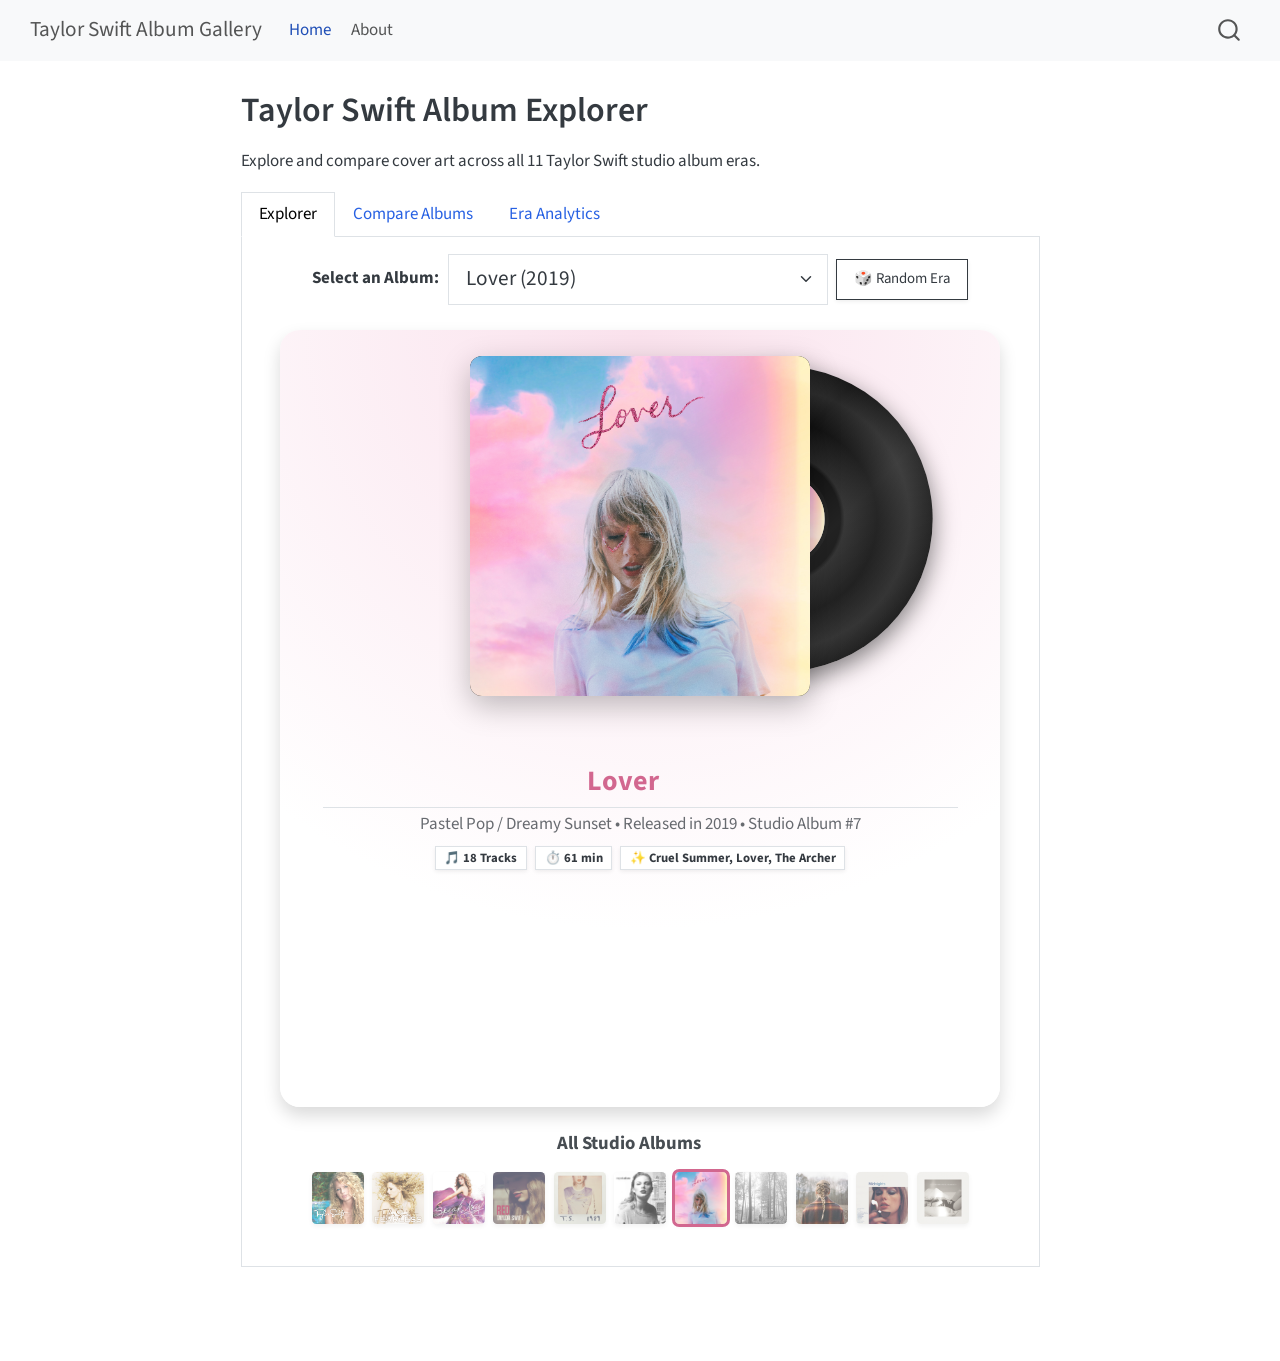
<file: index.html>
<!DOCTYPE html>
<html xmlns="http://www.w3.org/1999/xhtml" lang="en" xml:lang="en"><head>

<meta charset="utf-8">
<meta name="generator" content="quarto-1.10.18">

<meta name="viewport" content="width=device-width, initial-scale=1.0, user-scalable=yes">


<title>Taylor Swift Album Explorer – Taylor Swift Album Gallery</title>
<style>
/* Default styles provided by pandoc.
** See https://pandoc.org/MANUAL.html#variables-for-html for config info.
*/
span.smallcaps{font-variant: small-caps;}
div.columns{display: flex; gap: 1.5em;}
div.column{flex: auto;}
@media screen {
div.columns{gap: min(4vw, 1.5em);}
div.column{overflow-x: auto;}
}
div.hanging-indent{margin-left: 1.5em; text-indent: -1.5em;}
ul.task-list{list-style: none;}
ul.task-list li input[type="checkbox"] {
  width: 0.8em;
  margin: 0 0.8em 0.2em -1em; /* quarto-specific, see https://github.com/quarto-dev/quarto-cli/issues/4556 */ 
  vertical-align: middle;
}
</style>


<script src="site_libs/quarto-nav/quarto-nav.js"></script>
<script src="site_libs/quarto-nav/headroom.min.js"></script>
<script src="site_libs/clipboard/clipboard.min.js"></script>
<script src="site_libs/quarto-search/autocomplete.umd.js"></script>
<script src="site_libs/quarto-search/fuse.min.js"></script>
<script src="site_libs/quarto-search/quarto-search.js"></script>
<meta name="quarto:offset" content="./">
<script src="site_libs/quarto-html/quarto.js" type="module"></script>
<script src="site_libs/quarto-html/tabsets/tabsets.js" type="module"></script>
<script src="site_libs/quarto-html/popper.min.js"></script>
<script src="site_libs/quarto-html/tippy.umd.min.js"></script>
<script src="site_libs/quarto-html/anchor.min.js"></script>
<link href="site_libs/quarto-html/tippy.css" rel="stylesheet">
<link href="site_libs/quarto-html/quarto-syntax-highlighting-64a204ab8560d761af7679ceaba22944.css" rel="stylesheet" id="quarto-text-highlighting-styles">
<script src="site_libs/bootstrap/bootstrap.min.js"></script>
<link href="site_libs/bootstrap/bootstrap-icons.css" rel="stylesheet">
<link href="site_libs/bootstrap/bootstrap-3eaf8885052e939fbbbe2bfb513fc417.min.css" rel="stylesheet" append-hash="true" id="quarto-bootstrap" data-mode="light">
<script id="quarto-search-options" type="application/json">{
  "location": "navbar",
  "copy-button": false,
  "collapse-after": 3,
  "panel-placement": "end",
  "type": "overlay",
  "limit": 50,
  "keyboard-shortcut": [
    "f",
    "/",
    "s"
  ],
  "show-item-context": false,
  "language": {
    "search-no-results-text": "No results",
    "search-matching-documents-text": "matching documents",
    "search-copy-link-title": "Copy link to search",
    "search-hide-matches-text": "Hide additional matches",
    "search-more-match-text": "more match in this document",
    "search-more-matches-text": "more matches in this document",
    "search-clear-button-title": "Clear",
    "search-text-placeholder": "",
    "search-detached-cancel-button-title": "Cancel",
    "search-submit-button-title": "Submit",
    "search-label": "Search"
  }
}</script>
<link href="site_libs/htmltools-fill-0.5.9/fill.css" rel="stylesheet">
<script src="site_libs/htmlwidgets-1.6.4/htmlwidgets.js"></script>
<script src="site_libs/plotly-binding-4.12.1/plotly.js"></script>
<script src="site_libs/typedarray-0.1/typedarray.min.js"></script>
<script src="site_libs/jquery-3.5.1/jquery.min.js"></script>
<link href="site_libs/crosstalk-1.2.2/css/crosstalk.min.css" rel="stylesheet">
<script src="site_libs/crosstalk-1.2.2/js/crosstalk.min.js"></script>
<link href="site_libs/plotly-htmlwidgets-css-2.25.2/plotly-htmlwidgets.css" rel="stylesheet">
<script src="site_libs/plotly-main-2.25.2/plotly-latest.min.js"></script>


<link rel="stylesheet" href="styles.css">
</head>

<body class="nav-fixed fullcontent quarto-light">

<div id="quarto-search-results"></div>
  <header id="quarto-header" class="headroom fixed-top">
    <nav class="navbar navbar-expand-lg " data-bs-theme="dark">
      <div class="navbar-container container-fluid">
      <div class="navbar-brand-container mx-auto">
    <a class="navbar-brand" href="./index.html">
    <span class="navbar-title">Taylor Swift Album Gallery</span>
    </a>
  </div>
            <div id="quarto-search" class="" title="Search"></div>
          <button class="navbar-toggler" type="button" data-bs-toggle="collapse" data-bs-target="#navbarCollapse" aria-controls="navbarCollapse" role="menu" aria-expanded="false" aria-label="Toggle navigation" onclick="if (window.quartoToggleHeadroom) { window.quartoToggleHeadroom(); }">
  <span class="navbar-toggler-icon"></span>
</button>
          <div class="collapse navbar-collapse" id="navbarCollapse">
            <ul class="navbar-nav navbar-nav-scroll me-auto">
  <li class="nav-item">
    <a class="nav-link active" href="./index.html" aria-current="page"> 
<span class="menu-text">Home</span></a>
  </li>  
  <li class="nav-item">
    <a class="nav-link" href="./about.html"> 
<span class="menu-text">About</span></a>
  </li>  
</ul>
          </div> <!-- /navcollapse -->
            <div class="quarto-navbar-tools">
</div>
      </div> <!-- /container-fluid -->
    </nav>
</header>
<!-- content -->
<div id="quarto-content" class="quarto-container page-columns page-rows-contents page-layout-article page-navbar">
<!-- sidebar -->
<!-- margin-sidebar -->
    
<!-- main -->
<main class="content" id="quarto-document-content">

<header id="title-block-header" class="quarto-title-block default">
<div class="quarto-title">
<h1 class="title">Taylor Swift Album Explorer</h1>
</div>



<div class="quarto-title-meta">

    
  
    
  </div>
  


</header>


<p>Explore and compare cover art across all 11 Taylor Swift studio album eras.</p>
<div class="tabset-margin-container"></div><div class="panel-tabset">
<ul class="nav nav-tabs" role="tablist"><li class="nav-item" role="presentation"><a class="nav-link active" id="tabset-1-1-tab" data-bs-toggle="tab" data-bs-target="#tabset-1-1" role="tab" aria-controls="tabset-1-1" aria-selected="true" href="">Explorer</a></li><li class="nav-item" role="presentation"><a class="nav-link" id="tabset-1-2-tab" data-bs-toggle="tab" data-bs-target="#tabset-1-2" role="tab" aria-controls="tabset-1-2" aria-selected="false" href="">Compare Albums</a></li><li class="nav-item" role="presentation"><a class="nav-link" id="tabset-1-3-tab" data-bs-toggle="tab" data-bs-target="#tabset-1-3" role="tab" aria-controls="tabset-1-3" aria-selected="false" href="">Era Analytics</a></li></ul>
<div class="tab-content">
<div id="tabset-1-1" class="tab-pane active" role="tabpanel" aria-labelledby="tabset-1-1-tab">
<div class="album-explorer" style="max-width: 720px; margin: 0 auto; text-align: center;">
<div class="mb-4 d-flex justify-content-center align-items-center gap-2 flex-wrap">
  <label for="album-select" class="form-label fw-bold mb-0">Select an Album:</label>
  <select id="album-select" class="form-select form-select-lg" style="max-width: 380px;">
    <option value="0">Taylor Swift (2006)</option>
    <option value="1">Fearless (2008)</option>
    <option value="2">Speak Now (2010)</option>
    <option value="3">Red (2012)</option>
    <option value="4">1989 (2014)</option>
    <option value="5">reputation (2017)</option>
    <option value="6" selected="">Lover (2019)</option>
    <option value="7">folklore (2020)</option>
    <option value="8">evermore (2020)</option>
    <option value="9">Midnights (2022)</option>
    <option value="10">The Tortured Poets Department (2024)</option>
  </select>
  <button id="btn-random" class="btn btn-outline-dark btn-sm px-3 py-2 shadow-sm" title="Pick a random era">🎲 Random Era</button>
</div>

<div id="card-container" class="card shadow border-0 mb-4 p-4 album-card-container">
  <div class="d-flex justify-content-center mb-3">
    <div class="vinyl-wrapper" id="vinyl-wrap">
      <div class="vinyl-record" id="vinyl-disc">
        <div class="vinyl-label">
          <img id="vinyl-label-img" src="data/07_lover.jpg" alt="Vinyl Label">
        </div>
      </div>
      <img id="album-cover" src="data/07_lover.jpg" alt="Album Cover" class="album-sleeve img-fluid" style="max-height: 340px; max-width: 340px; object-fit: contain;">
    </div>
  </div>
  
  <div class="card-body text-center">
    <div id="aoty-badge" class="mb-2"></div>
    <h2 id="album-title" class="card-title fw-bold mb-1 anchored">Lover</h2>
    <p id="album-meta" class="text-muted mb-2">Released in 2019 • Album #7</p>
    <div id="era-stats" class="d-flex flex-wrap justify-content-center gap-2 mb-3"></div>
    
    <!-- Live Spotify Audio Player -->
    <div class="mt-3" style="max-width: 480px; margin: 0 auto;">
      <iframe id="spotify-player" style="border-radius:12px; width: 100%; height: 152px;" src="https://open.spotify.com/embed/album/1NAmidJlEaVgA3MpcGiga5?utm_source=generator&amp;theme=0" frameborder="0" allowfullscreen="" allow="autoplay; clipboard-write; encrypted-media; fullscreen; picture-in-picture" loading="lazy"></iframe>
    </div>
  </div>
</div>

<h5 class="fw-bold mb-3 anchored">All Studio Albums</h5>
<div id="thumb-grid" class="d-flex flex-wrap justify-content-center gap-2 mb-4"></div>
</div>
</div>
<div id="tabset-1-2" class="tab-pane" role="tabpanel" aria-labelledby="tabset-1-2-tab">
<p>Compare the visual styles, color palettes, and eras of any two albums side-by-side.</p>
<div class="row text-center mt-3 g-4">
  <div class="col-md-6">
    <div class="card shadow-sm border-0 p-3 bg-light h-100" style="border-radius: 16px;">
      <label for="compare-left" class="form-label fw-bold">Album A:</label>
      <select id="compare-left" class="form-select mb-3"></select>
      <div class="d-flex justify-content-center mb-3" style="min-height: 320px; align-items: center;">
        <img id="img-left" class="img-fluid rounded shadow" style="max-height: 300px; object-fit: contain;">
      </div>
      <h4 id="title-left" class="fw-bold anchored"></h4>
      <p id="meta-left" class="text-muted mb-0"></p>
    </div>
  </div>
  
  <div class="col-md-6">
    <div class="card shadow-sm border-0 p-3 bg-light h-100" style="border-radius: 16px;">
      <label for="compare-right" class="form-label fw-bold">Album B:</label>
      <select id="compare-right" class="form-select mb-3"></select>
      <div class="d-flex justify-content-center mb-3" style="min-height: 320px; align-items: center;">
        <img id="img-right" class="img-fluid rounded shadow" style="max-height: 300px; object-fit: contain;">
      </div>
      <h4 id="title-right" class="fw-bold anchored"></h4>
      <p id="meta-right" class="text-muted mb-0"></p>
    </div>
  </div>
</div>

<script>
const albums = [
  { 
    title: "Taylor Swift", year: 2006, file: "data/01_taylor_swift.jpg", num: 1, 
    vibe: "Country / Debut", color: "#2b534b",
    bg: "radial-gradient(circle at top, rgba(43,83,75,0.2) 0%, rgba(255,255,255,0.9) 70%)",
    glow: "0 15px 35px rgba(43,83,75,0.3)",
    tracks: 14, runtime: "53 min", aoty: false,
    spotify: "7mzrGJOP4LcmscgcqVpFFe",
    highlights: "Tim McGraw, Teardrops on My Guitar"
  },
  { 
    title: "Fearless", year: 2008, file: "data/02_fearless.jpg", num: 2, 
    vibe: "Country Pop / Golden Glow", color: "#c6922e",
    bg: "radial-gradient(circle at top, rgba(198,146,46,0.22) 0%, rgba(255,255,255,0.9) 70%)",
    glow: "0 15px 35px rgba(198,146,46,0.35)",
    tracks: 13, runtime: "53 min", aoty: true,
    spotify: "4hDok0OAJd579HG7Db0vR1",
    highlights: "Love Story, You Belong With Me"
  },
  { 
    title: "Speak Now", year: 2010, file: "data/03_speak_now.jpg", num: 3, 
    vibe: "Country Rock / Fairytale Purple", color: "#743a6d",
    bg: "radial-gradient(circle at top, rgba(116,58,109,0.2) 0%, rgba(255,255,255,0.9) 70%)",
    glow: "0 15px 35px rgba(116,58,109,0.3)",
    tracks: 14, runtime: "67 min", aoty: false,
    spotify: "5AEDGbliTTfjOB8WBixt4v",
    highlights: "Mine, Back to December, Enchanted"
  },
  { 
    title: "Red", year: 2012, file: "data/04_red.jpg", num: 4, 
    vibe: "Pop & Heartbreak / Crimson", color: "#8b1e2c",
    bg: "radial-gradient(circle at top, rgba(139,30,44,0.2) 0%, rgba(255,255,255,0.9) 70%)",
    glow: "0 15px 35px rgba(139,30,44,0.35)",
    tracks: 16, runtime: "65 min", aoty: false,
    spotify: "6kZDo2Bmxvf6je80qaDYQZ",
    highlights: "All Too Well, I Knew You Were Trouble"
  },
  { 
    title: "1989", year: 2014, file: "data/05_1989.jpg", num: 5, 
    vibe: "80s Synth-pop / Polaroid Sky", color: "#3d799f",
    bg: "radial-gradient(circle at top, rgba(61,121,159,0.22) 0%, rgba(255,255,255,0.9) 70%)",
    glow: "0 15px 35px rgba(61,121,159,0.35)",
    tracks: 13, runtime: "48 min", aoty: true,
    spotify: "64LU4c1nfjz19WqaKaKyYU",
    highlights: "Blank Space, Style, Shake It Off"
  },
  { 
    title: "reputation", year: 2017, file: "data/06_reputation.jpg", num: 6, 
    vibe: "Electropop / Monochrome Gothic", color: "#1f1f1f",
    bg: "radial-gradient(circle at top, rgba(31,31,31,0.25) 0%, rgba(255,255,255,0.9) 70%)",
    glow: "0 15px 35px rgba(0,0,0,0.45)",
    tracks: 15, runtime: "55 min", aoty: false,
    spotify: "6AYBbNvdHSvCg9gq1kHwD3",
    highlights: "Delicate, Look What You Made Me Do"
  },
  { 
    title: "Lover", year: 2019, file: "data/07_lover.jpg", num: 7, 
    vibe: "Pastel Pop / Dreamy Sunset", color: "#d2678f",
    bg: "radial-gradient(circle at top, rgba(235,137,181,0.25) 0%, rgba(255,255,255,0.9) 70%)",
    glow: "0 15px 35px rgba(210,103,143,0.35)",
    tracks: 18, runtime: "61 min", aoty: false,
    spotify: "1NAmidJlEaVgA3MpcGiga5",
    highlights: "Cruel Summer, Lover, The Archer"
  },
  { 
    title: "folklore", year: 2020, file: "data/08_folklore.jpg", num: 8, 
    vibe: "Indie Folk / Misty Woodland", color: "#505450",
    bg: "radial-gradient(circle at top, rgba(80,84,80,0.22) 0%, rgba(255,255,255,0.9) 70%)",
    glow: "0 15px 35px rgba(80,84,80,0.35)",
    tracks: 16, runtime: "63 min", aoty: true,
    spotify: "2fenSS6SVk5IP4ZGFUp9wY",
    highlights: "cardigan, august, exile"
  },
  { 
    title: "evermore", year: 2020, file: "data/09_evermore.jpg", num: 9, 
    vibe: "Alternative / Winter Plaid", color: "#784b2c",
    bg: "radial-gradient(circle at top, rgba(120,75,44,0.22) 0%, rgba(255,255,255,0.9) 70%)",
    glow: "0 15px 35px rgba(120,75,44,0.35)",
    tracks: 15, runtime: "60 min", aoty: false,
    spotify: "2Xoteh7FGyzTIewZe2Pj4f",
    highlights: "willow, champagne problems, gold rush"
  },
  { 
    title: "Midnights", year: 2022, file: "data/10_midnights.jpg", num: 10, 
    vibe: "Late-night Pop / Vintage Haze", color: "#283759",
    bg: "radial-gradient(circle at top, rgba(40,55,89,0.25) 0%, rgba(255,255,255,0.9) 70%)",
    glow: "0 15px 35px rgba(40,55,89,0.4)",
    tracks: 13, runtime: "44 min", aoty: true,
    spotify: "151w1FgRZfnKZA9FEcg9Z3",
    highlights: "Anti-Hero, Karma, Lavender Haze"
  },
  { 
    title: "The Tortured Poets Department", year: 2024, file: "data/11_the_tortured_poets_department.jpg", num: 11, 
    vibe: "Literary Pop / Sepia & Shadows", color: "#544e45",
    bg: "radial-gradient(circle at top, rgba(84,78,69,0.22) 0%, rgba(255,255,255,0.9) 70%)",
    glow: "0 15px 35px rgba(84,78,69,0.35)",
    tracks: 16, runtime: "65 min", aoty: false,
    spotify: "1Mo4aZ8pdj6k1crs5vdEv0",
    highlights: "Fortnight, I Can Do It With a Broken Heart"
  }
];

// Explorer Elements
const select = document.getElementById("album-select");
const cover = document.getElementById("album-cover");
const title = document.getElementById("album-title");
const meta = document.getElementById("album-meta");
const grid = document.getElementById("thumb-grid");
const vinylLabel = document.getElementById("vinyl-label-img");
const cardContainer = document.getElementById("card-container");
const aotyBadge = document.getElementById("aoty-badge");
const eraStats = document.getElementById("era-stats");
const spotifyPlayer = document.getElementById("spotify-player");
const vinylWrap = document.getElementById("vinyl-wrap");

function showAlbum(index) {
  const a = albums[index];
  cover.src = a.file;
  cover.alt = a.title + " Album Cover";
  vinylLabel.src = a.file;
  title.textContent = a.title;
  title.style.color = a.color;
  meta.textContent = `${a.vibe} • Released in ${a.year} • Studio Album #${a.num}`;
  select.value = index;
  
  // Ambient glow & background styling
  cardContainer.style.background = a.bg;
  cardContainer.style.boxShadow = a.glow;
  
  // AOTY Grammy Badge
  if (a.aoty) {
    aotyBadge.innerHTML = `<span class="badge rounded-pill px-3 py-2 text-white" style="background-color: ${a.color}; font-size: 0.85rem;">🏆 Grammy Album of the Year Winner</span>`;
  } else {
    aotyBadge.innerHTML = "";
  }
  
  // Era Stats Badges
  eraStats.innerHTML = `
    <span class="badge bg-white text-dark border shadow-sm">🎵 ${a.tracks} Tracks</span>
    <span class="badge bg-white text-dark border shadow-sm">⏱️ ${a.runtime}</span>
    <span class="badge bg-white text-dark border shadow-sm">✨ ${a.highlights}</span>
  `;
  
  // Live Spotify Player
  spotifyPlayer.src = `https://open.spotify.com/embed/album/${a.spotify}?utm_source=generator&theme=0`;
  
  // Activate vinyl spin animation
  vinylWrap.classList.remove("is-playing");
  void vinylWrap.offsetWidth; // trigger reflow
  vinylWrap.classList.add("is-playing");
  
  // Thumbnails outline
  document.querySelectorAll(".thumb-btn").forEach((btn, i) => {
    btn.style.outline = (i == index) ? `3px solid ${a.color}` : "none";
    btn.style.opacity = (i == index) ? "1" : "0.65";
  });
}

// Build Thumbnail Navigation
albums.forEach((a, index) => {
  const img = document.createElement("img");
  img.src = a.file;
  img.alt = a.title;
  img.title = `${a.title} (${a.year})`;
  img.className = "thumb-btn rounded shadow-sm";
  img.style = "width: 52px; height: 52px; object-fit: cover; cursor: pointer; transition: all 0.2s ease;";
  img.onclick = () => showAlbum(index);
  img.onmouseover = () => { if (select.value != index) img.style.opacity = "1"; };
  img.onmouseout = () => { if (select.value != index) img.style.opacity = "0.65"; };
  grid.appendChild(img);
});

select.addEventListener("change", (e) => {
  showAlbum(parseInt(e.target.value));
});

// Comparison Logic
const selLeft = document.getElementById("compare-left");
const selRight = document.getElementById("compare-right");
const imgLeft = document.getElementById("img-left");
const imgRight = document.getElementById("img-right");
const titleLeft = document.getElementById("title-left");
const titleRight = document.getElementById("title-right");
const metaLeft = document.getElementById("meta-left");
const metaRight = document.getElementById("meta-right");

albums.forEach((a, index) => {
  const optL = new Option(`${a.title} (${a.year})`, index);
  const optR = new Option(`${a.title} (${a.year})`, index);
  selLeft.add(optL);
  selRight.add(optR);
});

function updateCompare(side, index) {
  const a = albums[index];
  if (side === "left") {
    imgLeft.src = a.file;
    titleLeft.textContent = a.title;
    titleLeft.style.color = a.color;
    metaLeft.innerHTML = `<strong>${a.vibe}</strong><br>${a.year} • ${a.tracks} tracks • ${a.runtime}<br><small class="text-muted">${a.highlights}</small>`;
  } else {
    imgRight.src = a.file;
    titleRight.textContent = a.title;
    titleRight.style.color = a.color;
    metaRight.innerHTML = `<strong>${a.vibe}</strong><br>${a.year} • ${a.tracks} tracks • ${a.runtime}<br><small class="text-muted">${a.highlights}</small>`;
  }
}

selLeft.addEventListener("change", (e) => updateCompare("left", parseInt(e.target.value)));
selRight.addEventListener("change", (e) => updateCompare("right", parseInt(e.target.value)));

// Random Era Handler
const btnRandom = document.getElementById("btn-random");
if (btnRandom) {
  btnRandom.addEventListener("click", () => {
    const current = parseInt(select.value);
    let next;
    do {
      next = Math.floor(Math.random() * albums.length);
    } while (next === current);
    showAlbum(next);
  });
}

// Initialize with Lover
showAlbum(6);
selLeft.value = 5; // reputation
updateCompare("left", 5);
selRight.value = 6; // Lover
updateCompare("right", 6);
</script>
</div>
<div id="tabset-1-3" class="tab-pane" role="tabpanel" aria-labelledby="tabset-1-3-tab">
<p>Explore how album runtime and track counts have evolved across Taylor Swift’s career, highlighted by Grammy Album of the Year victories. Hover over any point to inspect that era’s details.</p>
<div class="cell">
<div class="cell-output-display">
<div class="plotly html-widget html-fill-item" id="htmlwidget-40215051dfbd8fe4f37e" style="width:100%;height:464px;"></div>
<script type="application/json" data-for="htmlwidget-40215051dfbd8fe4f37e">{"x":{"data":[{"x":[2014],"y":[48],"text":"<b>1989<\/b> (2014)<br>Runtime: 48 mins<br>Tracks: 13<br>Grammy AOTY: Yes (2016)","type":"scatter","mode":"markers","marker":{"autocolorscale":false,"color":"rgba(61,121,159,1)","opacity":0.84999999999999998,"size":18.897637795275593,"symbol":"circle","line":{"width":1.8897637795275593,"color":"rgba(61,121,159,1)"}},"hoveron":"points","name":"1989","legendgroup":"1989","showlegend":true,"xaxis":"x","yaxis":"y","hoverinfo":"text","frame":null},{"x":[2020],"y":[60],"text":"<b>evermore<\/b> (2020)<br>Runtime: 60 mins<br>Tracks: 15<br>Grammy AOTY: No","type":"scatter","mode":"markers","marker":{"autocolorscale":false,"color":"rgba(120,75,44,1)","opacity":0.84999999999999998,"size":38.02070270086076,"symbol":"circle","line":{"width":1.8897637795275593,"color":"rgba(120,75,44,1)"}},"hoveron":"points","name":"evermore","legendgroup":"evermore","showlegend":true,"xaxis":"x","yaxis":"y","hoverinfo":"text","frame":null},{"x":[2008],"y":[53],"text":"<b>Fearless<\/b> (2008)<br>Runtime: 53 mins<br>Tracks: 13<br>Grammy AOTY: Yes (2010)","type":"scatter","mode":"markers","marker":{"autocolorscale":false,"color":"rgba(198,146,46,1)","opacity":0.84999999999999998,"size":18.897637795275593,"symbol":"circle","line":{"width":1.8897637795275593,"color":"rgba(198,146,46,1)"}},"hoveron":"points","name":"Fearless","legendgroup":"Fearless","showlegend":true,"xaxis":"x","yaxis":"y","hoverinfo":"text","frame":null},{"x":[2020],"y":[63],"text":"<b>folklore<\/b> (2020)<br>Runtime: 63 mins<br>Tracks: 16<br>Grammy AOTY: Yes (2021)","type":"scatter","mode":"markers","marker":{"autocolorscale":false,"color":"rgba(80,84,80,1)","opacity":0.84999999999999998,"size":42.318513463679501,"symbol":"circle","line":{"width":1.8897637795275593,"color":"rgba(80,84,80,1)"}},"hoveron":"points","name":"folklore","legendgroup":"folklore","showlegend":true,"xaxis":"x","yaxis":"y","hoverinfo":"text","frame":null},{"x":[2019],"y":[61],"text":"<b>Lover<\/b> (2019)<br>Runtime: 61 mins<br>Tracks: 18<br>Grammy AOTY: No","type":"scatter","mode":"markers","marker":{"autocolorscale":false,"color":"rgba(210,103,143,1)","opacity":0.84999999999999998,"size":49.133858267716541,"symbol":"circle","line":{"width":1.8897637795275593,"color":"rgba(210,103,143,1)"}},"hoveron":"points","name":"Lover","legendgroup":"Lover","showlegend":true,"xaxis":"x","yaxis":"y","hoverinfo":"text","frame":null},{"x":[2022],"y":[44],"text":"<b>Midnights<\/b> (2022)<br>Runtime: 44 mins<br>Tracks: 13<br>Grammy AOTY: Yes (2024)","type":"scatter","mode":"markers","marker":{"autocolorscale":false,"color":"rgba(40,55,89,1)","opacity":0.84999999999999998,"size":18.897637795275593,"symbol":"circle","line":{"width":1.8897637795275593,"color":"rgba(40,55,89,1)"}},"hoveron":"points","name":"Midnights","legendgroup":"Midnights","showlegend":true,"xaxis":"x","yaxis":"y","hoverinfo":"text","frame":null},{"x":[2012],"y":[65],"text":"<b>Red<\/b> (2012)<br>Runtime: 65 mins<br>Tracks: 16<br>Grammy AOTY: No","type":"scatter","mode":"markers","marker":{"autocolorscale":false,"color":"rgba(139,30,44,1)","opacity":0.84999999999999998,"size":42.318513463679501,"symbol":"circle","line":{"width":1.8897637795275593,"color":"rgba(139,30,44,1)"}},"hoveron":"points","name":"Red","legendgroup":"Red","showlegend":true,"xaxis":"x","yaxis":"y","hoverinfo":"text","frame":null},{"x":[2017],"y":[55],"text":"<b>reputation<\/b> (2017)<br>Runtime: 55 mins<br>Tracks: 15<br>Grammy AOTY: No","type":"scatter","mode":"markers","marker":{"autocolorscale":false,"color":"rgba(31,31,31,1)","opacity":0.84999999999999998,"size":38.02070270086076,"symbol":"circle","line":{"width":1.8897637795275593,"color":"rgba(31,31,31,1)"}},"hoveron":"points","name":"reputation","legendgroup":"reputation","showlegend":true,"xaxis":"x","yaxis":"y","hoverinfo":"text","frame":null},{"x":[2010],"y":[67],"text":"<b>Speak Now<\/b> (2010)<br>Runtime: 67 mins<br>Tracks: 14<br>Grammy AOTY: No","type":"scatter","mode":"markers","marker":{"autocolorscale":false,"color":"rgba(116,58,109,1)","opacity":0.84999999999999998,"size":32.419686667085344,"symbol":"circle","line":{"width":1.8897637795275593,"color":"rgba(116,58,109,1)"}},"hoveron":"points","name":"Speak Now","legendgroup":"Speak Now","showlegend":true,"xaxis":"x","yaxis":"y","hoverinfo":"text","frame":null},{"x":[2006],"y":[53],"text":"<b>Taylor Swift<\/b> (2006)<br>Runtime: 53 mins<br>Tracks: 14<br>Grammy AOTY: No","type":"scatter","mode":"markers","marker":{"autocolorscale":false,"color":"rgba(43,83,75,1)","opacity":0.84999999999999998,"size":32.419686667085344,"symbol":"circle","line":{"width":1.8897637795275593,"color":"rgba(43,83,75,1)"}},"hoveron":"points","name":"Taylor Swift","legendgroup":"Taylor Swift","showlegend":true,"xaxis":"x","yaxis":"y","hoverinfo":"text","frame":null},{"x":[2024],"y":[65],"text":"<b>The Tortured Poets Department<\/b> (2024)<br>Runtime: 65 mins<br>Tracks: 16<br>Grammy AOTY: No","type":"scatter","mode":"markers","marker":{"autocolorscale":false,"color":"rgba(84,78,69,1)","opacity":0.84999999999999998,"size":42.318513463679501,"symbol":"circle","line":{"width":1.8897637795275593,"color":"rgba(84,78,69,1)"}},"hoveron":"points","name":"The Tortured Poets Department","legendgroup":"The Tortured Poets Department","showlegend":true,"xaxis":"x","yaxis":"y","hoverinfo":"text","frame":null}],"layout":{"margin":{"t":43.098381070983812,"r":7.9701120797011216,"b":40.647571606475722,"l":40.647571606475722},"paper_bgcolor":"rgba(255,255,255,1)","font":{"color":"rgba(0,0,0,1)","family":"","size":15.940224159402243},"title":{"text":"Album Runtime & Track Count Across Eras","font":{"color":"rgba(0,0,0,1)","family":"","size":19.128268991282692},"x":0,"xref":"paper"},"xaxis":{"domain":[0,1],"automargin":true,"type":"linear","autorange":false,"range":[2005.0999999999999,2024.9000000000001],"tickmode":"array","ticktext":["2010","2015","2020"],"tickvals":[2010,2015,2020],"categoryorder":"array","categoryarray":["2010","2015","2020"],"nticks":null,"ticks":"","tickcolor":null,"ticklen":3.9850560398505608,"tickwidth":0,"showticklabels":true,"tickfont":{"color":"rgba(77,77,77,1)","family":"","size":12.7521793275218},"tickangle":-0,"showline":false,"linecolor":null,"linewidth":0,"showgrid":true,"gridcolor":"rgba(235,235,235,1)","gridwidth":0.72455564360919278,"zeroline":false,"anchor":"y","title":{"text":"Release Year","font":{"color":"rgba(0,0,0,1)","family":"","size":15.940224159402243}},"hoverformat":".2f"},"yaxis":{"domain":[0,1],"automargin":true,"type":"linear","autorange":false,"range":[42.850000000000001,68.150000000000006],"tickmode":"array","ticktext":["50","60"],"tickvals":[50,60],"categoryorder":"array","categoryarray":["50","60"],"nticks":null,"ticks":"","tickcolor":null,"ticklen":3.9850560398505608,"tickwidth":0,"showticklabels":true,"tickfont":{"color":"rgba(77,77,77,1)","family":"","size":12.7521793275218},"tickangle":-0,"showline":false,"linecolor":null,"linewidth":0,"showgrid":true,"gridcolor":"rgba(235,235,235,1)","gridwidth":0.72455564360919278,"zeroline":false,"anchor":"x","title":{"text":"Runtime (minutes)","font":{"color":"rgba(0,0,0,1)","family":"","size":15.940224159402243}},"hoverformat":".2f"},"shapes":[],"showlegend":false,"legend":{"bgcolor":null,"bordercolor":null,"borderwidth":0,"font":{"color":"rgba(0,0,0,1)","family":"","size":12.7521793275218}},"hovermode":"closest","barmode":"relative"},"config":{"doubleClick":"reset","modeBarButtonsToAdd":["hoverclosest","hovercompare"],"showSendToCloud":false},"source":"A","attrs":{"41157af7fdc7":{"x":{},"y":{},"size":{},"colour":{},"text":{},"type":"scatter"}},"cur_data":"41157af7fdc7","visdat":{"41157af7fdc7":["function (y) ","x"]},"highlight":{"on":"plotly_click","persistent":false,"dynamic":false,"selectize":false,"opacityDim":0.20000000000000001,"selected":{"opacity":1},"debounce":0},"shinyEvents":["plotly_hover","plotly_click","plotly_selected","plotly_relayout","plotly_brushed","plotly_brushing","plotly_clickannotation","plotly_doubleclick","plotly_deselect","plotly_afterplot","plotly_sunburstclick"],"base_url":"https://plot.ly"},"evals":[],"jsHooks":[]}</script>
</div>
</div>
</div>
</div>
</div>



</main> <!-- /main -->
<script id="quarto-html-after-body" type="application/javascript">
  window.document.addEventListener("DOMContentLoaded", function (event) {
    const icon = "";
    const anchorJS = new window.AnchorJS();
    anchorJS.options = {
      placement: 'right',
      icon: icon
    };
    anchorJS.add('.anchored');
    const isCodeAnnotation = (el) => {
      for (const clz of el.classList) {
        if (clz.startsWith('code-annotation-')) {                     
          return true;
        }
      }
      return false;
    }
    const onCopySuccess = function(e) {
      // button target
      const button = e.trigger;
      // don't keep focus
      button.blur();
      // flash "checked"
      button.classList.add('code-copy-button-checked');
      var currentTitle = button.getAttribute("title");
      button.setAttribute("title", "Copied!");
      let tooltip;
      if (window.bootstrap) {
        button.setAttribute("data-bs-toggle", "tooltip");
        button.setAttribute("data-bs-placement", "left");
        button.setAttribute("data-bs-title", "Copied!");
        tooltip = new bootstrap.Tooltip(button, 
          { trigger: "manual", 
            customClass: "code-copy-button-tooltip",
            offset: [0, -8]});
        tooltip.show();    
      }
      setTimeout(function() {
        if (tooltip) {
          tooltip.hide();
          button.removeAttribute("data-bs-title");
          button.removeAttribute("data-bs-toggle");
          button.removeAttribute("data-bs-placement");
        }
        button.setAttribute("title", currentTitle);
        button.classList.remove('code-copy-button-checked');
      }, 1000);
      // clear code selection
      e.clearSelection();
    }
    const getTextToCopy = function(trigger) {
      const outerScaffold = trigger.parentElement.cloneNode(true);
      const codeEl = outerScaffold.querySelector('code');
      for (const childEl of codeEl.children) {
        if (isCodeAnnotation(childEl)) {
          childEl.remove();
        }
      }
      return codeEl.innerText;
    }
    const clipboard = new window.ClipboardJS('.code-copy-button:not([data-in-quarto-modal])', {
      text: getTextToCopy
    });
    clipboard.on('success', onCopySuccess);
    if (window.document.getElementById('quarto-embedded-source-code-modal')) {
      const clipboardModal = new window.ClipboardJS('.code-copy-button[data-in-quarto-modal]', {
        text: getTextToCopy,
        container: window.document.getElementById('quarto-embedded-source-code-modal')
      });
      clipboardModal.on('success', onCopySuccess);
    }
      var localhostRegex = new RegExp(/^(?:http|https):\/\/localhost\:?[0-9]*\//);
      var mailtoRegex = new RegExp(/^mailto:/);
        var filterRegex = new RegExp("https:\/\/Bsteffen11\.github\.io\/album\/");
      var isInternal = (href) => {
          return filterRegex.test(href) || localhostRegex.test(href) || mailtoRegex.test(href);
      }
      // Inspect non-navigation links and adorn them if external
     var links = window.document.querySelectorAll('a[href]:not(.nav-link):not(.navbar-brand):not(.toc-action):not(.sidebar-link):not(.sidebar-item-toggle):not(.pagination-link):not(.no-external):not([aria-hidden]):not(.dropdown-item):not(.quarto-navigation-tool):not(.about-link)');
      for (var i=0; i<links.length; i++) {
        const link = links[i];
        if (!isInternal(link.href)) {
          // undo the damage that might have been done by quarto-nav.js in the case of
          // links that we want to consider external
          if (link.dataset.originalHref !== undefined) {
            link.href = link.dataset.originalHref;
          }
        }
      }
    function tippyHover(el, contentFn, onTriggerFn, onUntriggerFn) {
      const config = {
        allowHTML: true,
        maxWidth: 500,
        delay: 100,
        arrow: false,
        appendTo: function(el) {
            return el.parentElement;
        },
        interactive: true,
        interactiveBorder: 10,
        theme: 'quarto',
        placement: 'bottom-start',
      };
      if (contentFn) {
        config.content = contentFn;
      }
      if (onTriggerFn) {
        config.onTrigger = onTriggerFn;
      }
      if (onUntriggerFn) {
        config.onUntrigger = onUntriggerFn;
      }
      window.tippy(el, config); 
    }
    const noterefs = window.document.querySelectorAll('a[role="doc-noteref"]');
    for (var i=0; i<noterefs.length; i++) {
      const ref = noterefs[i];
      tippyHover(ref, function() {
        // use id or data attribute instead here
        let href = ref.getAttribute('data-footnote-href') || ref.getAttribute('href');
        try { href = new URL(href).hash; } catch {}
        const id = href.replace(/^#\/?/, "");
        const note = window.document.getElementById(id);
        if (note) {
          return note.innerHTML;
        } else {
          return "";
        }
      });
    }
    const xrefs = window.document.querySelectorAll('a.quarto-xref');
    const processXRef = (id, note) => {
      // Strip column container classes
      const stripColumnClz = (el) => {
        el.classList.remove("page-full", "page-columns");
        if (el.children) {
          for (const child of el.children) {
            stripColumnClz(child);
          }
        }
      }
      stripColumnClz(note)
      if (id === null || id.startsWith('sec-')) {
        // Special case sections, only their first couple elements
        const container = document.createElement("div");
        if (note.children && note.children.length > 2) {
          container.appendChild(note.children[0].cloneNode(true));
          for (let i = 1; i < note.children.length; i++) {
            const child = note.children[i];
            if (child.tagName === "P" && child.innerText === "") {
              continue;
            } else {
              container.appendChild(child.cloneNode(true));
              break;
            }
          }
          if (window.Quarto?.typesetMath) {
            window.Quarto.typesetMath(container);
          }
          return container.innerHTML
        } else {
          if (window.Quarto?.typesetMath) {
            window.Quarto.typesetMath(note);
          }
          return note.innerHTML;
        }
      } else {
        // Remove any anchor links if they are present
        const anchorLink = note.querySelector('a.anchorjs-link');
        if (anchorLink) {
          anchorLink.remove();
        }
        if (window.Quarto?.typesetMath) {
          window.Quarto.typesetMath(note);
        }
        if (note.classList.contains("callout")) {
          return note.outerHTML;
        } else {
          return note.innerHTML;
        }
      }
    }
    for (var i=0; i<xrefs.length; i++) {
      const xref = xrefs[i];
      tippyHover(xref, undefined, function(instance) {
        instance.disable();
        let url = xref.getAttribute('href');
        let hash = undefined; 
        if (url.startsWith('#')) {
          hash = url;
        } else {
          try { hash = new URL(url).hash; } catch {}
        }
        if (hash) {
          const id = hash.replace(/^#\/?/, "");
          const note = window.document.getElementById(id);
          if (note !== null) {
            try {
              const html = processXRef(id, note.cloneNode(true));
              instance.setContent(html);
            } finally {
              instance.enable();
              instance.show();
            }
          } else {
            // See if we can fetch this
            fetch(url.split('#')[0])
            .then(res => res.text())
            .then(html => {
              const parser = new DOMParser();
              const htmlDoc = parser.parseFromString(html, "text/html");
              const note = htmlDoc.getElementById(id);
              if (note !== null) {
                const html = processXRef(id, note);
                instance.setContent(html);
              } 
            }).finally(() => {
              instance.enable();
              instance.show();
            });
          }
        } else {
          // See if we can fetch a full url (with no hash to target)
          // This is a special case and we should probably do some content thinning / targeting
          fetch(url)
          .then(res => res.text())
          .then(html => {
            const parser = new DOMParser();
            const htmlDoc = parser.parseFromString(html, "text/html");
            const note = htmlDoc.querySelector('main.content');
            if (note !== null) {
              // This should only happen for chapter cross references
              // (since there is no id in the URL)
              // remove the first header
              if (note.children.length > 0 && note.children[0].tagName === "HEADER") {
                note.children[0].remove();
              }
              const html = processXRef(null, note);
              instance.setContent(html);
            } 
          }).finally(() => {
            instance.enable();
            instance.show();
          });
        }
      }, function(instance) {
      });
    }
        let selectedAnnoteEl;
        const selectorForAnnotation = ( cell, annotation) => {
          let cellAttr = 'data-code-cell="' + cell + '"';
          let lineAttr = 'data-code-annotation="' +  annotation + '"';
          const selector = 'span[' + cellAttr + '][' + lineAttr + ']';
          return selector;
        }
        const selectCodeLines = (annoteEl) => {
          const doc = window.document;
          const targetCell = annoteEl.getAttribute("data-target-cell");
          const targetAnnotation = annoteEl.getAttribute("data-target-annotation");
          const annoteSpan = window.document.querySelector(selectorForAnnotation(targetCell, targetAnnotation));
          const lines = annoteSpan.getAttribute("data-code-lines").split(",");
          const lineIds = lines.map((line) => {
            return targetCell + "-" + line;
          })
          let top = null;
          let height = null;
          let parent = null;
          if (lineIds.length > 0) {
              //compute the position of the single el (top and bottom and make a div)
              const el = window.document.getElementById(lineIds[0]);
              top = el.offsetTop;
              height = el.offsetHeight;
              parent = el.parentElement.parentElement;
            if (lineIds.length > 1) {
              const lastEl = window.document.getElementById(lineIds[lineIds.length - 1]);
              const bottom = lastEl.offsetTop + lastEl.offsetHeight;
              height = bottom - top;
            }
            if (top !== null && height !== null && parent !== null) {
              // cook up a div (if necessary) and position it 
              let div = window.document.getElementById("code-annotation-line-highlight");
              if (div === null) {
                div = window.document.createElement("div");
                div.setAttribute("id", "code-annotation-line-highlight");
                div.style.position = 'absolute';
                parent.appendChild(div);
              }
              div.style.top = top - 2 + "px";
              div.style.height = height + 4 + "px";
              div.style.left = 0;
              let gutterDiv = window.document.getElementById("code-annotation-line-highlight-gutter");
              if (gutterDiv === null) {
                gutterDiv = window.document.createElement("div");
                gutterDiv.setAttribute("id", "code-annotation-line-highlight-gutter");
                gutterDiv.style.position = 'absolute';
                const codeCell = window.document.getElementById(targetCell);
                const gutter = codeCell.querySelector('.code-annotation-gutter');
                gutter.appendChild(gutterDiv);
              }
              gutterDiv.style.top = top - 2 + "px";
              gutterDiv.style.height = height + 4 + "px";
            }
            selectedAnnoteEl = annoteEl;
          }
        };
        const unselectCodeLines = () => {
          const elementsIds = ["code-annotation-line-highlight", "code-annotation-line-highlight-gutter"];
          elementsIds.forEach((elId) => {
            const div = window.document.getElementById(elId);
            if (div) {
              div.remove();
            }
          });
          selectedAnnoteEl = undefined;
        };
          // Handle positioning of the toggle
      window.addEventListener(
        "resize",
        throttle(() => {
          elRect = undefined;
          if (selectedAnnoteEl) {
            selectCodeLines(selectedAnnoteEl);
          }
        }, 10)
      );
      function throttle(fn, ms) {
      let throttle = false;
      let timer;
        return (...args) => {
          if(!throttle) { // first call gets through
              fn.apply(this, args);
              throttle = true;
          } else { // all the others get throttled
              if(timer) clearTimeout(timer); // cancel #2
              timer = setTimeout(() => {
                fn.apply(this, args);
                timer = throttle = false;
              }, ms);
          }
        };
      }
        // Attach click handler to the DT
        const annoteDls = window.document.querySelectorAll('dt[data-target-cell]');
        for (const annoteDlNode of annoteDls) {
          annoteDlNode.addEventListener('click', (event) => {
            const clickedEl = event.target;
            if (clickedEl !== selectedAnnoteEl) {
              unselectCodeLines();
              const activeEl = window.document.querySelector('dt[data-target-cell].code-annotation-active');
              if (activeEl) {
                activeEl.classList.remove('code-annotation-active');
              }
              selectCodeLines(clickedEl);
              clickedEl.classList.add('code-annotation-active');
            } else {
              // Unselect the line
              unselectCodeLines();
              clickedEl.classList.remove('code-annotation-active');
            }
          });
        }
    const findCites = (el) => {
      const parentEl = el.parentElement;
      if (parentEl) {
        const cites = parentEl.dataset.cites;
        if (cites) {
          return {
            el,
            cites: cites.split(' ')
          };
        } else {
          return findCites(el.parentElement)
        }
      } else {
        return undefined;
      }
    };
    var bibliorefs = window.document.querySelectorAll('a[role="doc-biblioref"]');
    for (var i=0; i<bibliorefs.length; i++) {
      const ref = bibliorefs[i];
      const citeInfo = findCites(ref);
      if (citeInfo) {
        tippyHover(citeInfo.el, function() {
          var popup = window.document.createElement('div');
          citeInfo.cites.forEach(function(cite) {
            var citeDiv = window.document.createElement('div');
            citeDiv.classList.add('hanging-indent');
            citeDiv.classList.add('csl-entry');
            var biblioDiv = window.document.getElementById('ref-' + cite);
            if (biblioDiv) {
              citeDiv.innerHTML = biblioDiv.innerHTML;
            }
            popup.appendChild(citeDiv);
          });
          return popup.innerHTML;
        });
      }
    }
  });
  </script>
</div> <!-- /content -->




</body></html>
</file>
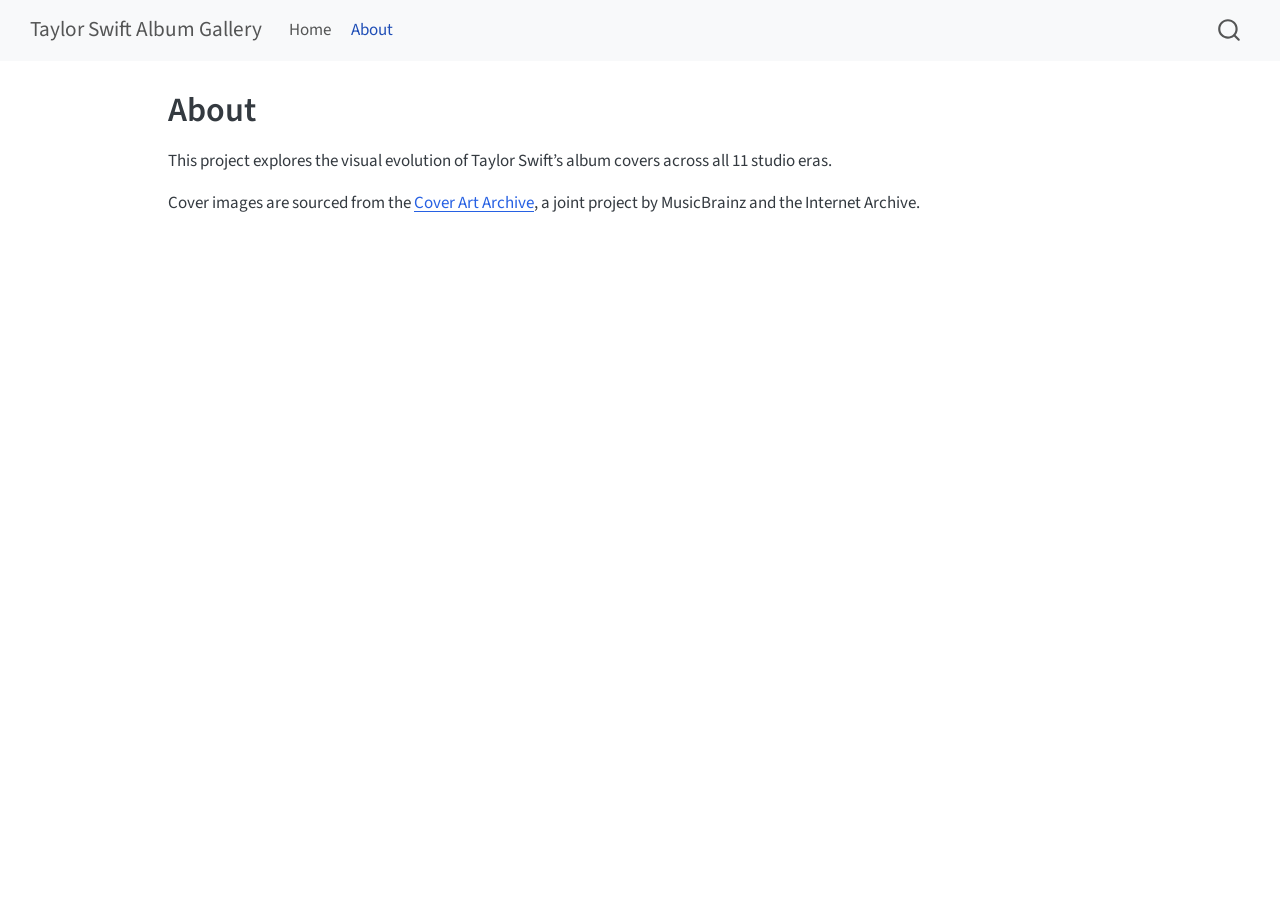
<file: about.html>
<!DOCTYPE html>
<html xmlns="http://www.w3.org/1999/xhtml" lang="en" xml:lang="en"><head>

<meta charset="utf-8">
<meta name="generator" content="quarto-1.10.18">

<meta name="viewport" content="width=device-width, initial-scale=1.0, user-scalable=yes">


<title>About – Taylor Swift Album Gallery</title>
<style>
/* Default styles provided by pandoc.
** See https://pandoc.org/MANUAL.html#variables-for-html for config info.
*/
span.smallcaps{font-variant: small-caps;}
div.columns{display: flex; gap: 1.5em;}
div.column{flex: auto;}
@media screen {
div.columns{gap: min(4vw, 1.5em);}
div.column{overflow-x: auto;}
}
div.hanging-indent{margin-left: 1.5em; text-indent: -1.5em;}
ul.task-list{list-style: none;}
ul.task-list li input[type="checkbox"] {
  width: 0.8em;
  margin: 0 0.8em 0.2em -1em; /* quarto-specific, see https://github.com/quarto-dev/quarto-cli/issues/4556 */ 
  vertical-align: middle;
}
</style>


<script src="site_libs/quarto-nav/quarto-nav.js"></script>
<script src="site_libs/quarto-nav/headroom.min.js"></script>
<script src="site_libs/clipboard/clipboard.min.js"></script>
<script src="site_libs/quarto-search/autocomplete.umd.js"></script>
<script src="site_libs/quarto-search/fuse.min.js"></script>
<script src="site_libs/quarto-search/quarto-search.js"></script>
<meta name="quarto:offset" content="./">
<script src="site_libs/quarto-html/quarto.js" type="module"></script>
<script src="site_libs/quarto-html/tabsets/tabsets.js" type="module"></script>
<script src="site_libs/quarto-html/popper.min.js"></script>
<script src="site_libs/quarto-html/tippy.umd.min.js"></script>
<script src="site_libs/quarto-html/anchor.min.js"></script>
<link href="site_libs/quarto-html/tippy.css" rel="stylesheet">
<link href="site_libs/quarto-html/quarto-syntax-highlighting-64a204ab8560d761af7679ceaba22944.css" rel="stylesheet" id="quarto-text-highlighting-styles">
<script src="site_libs/bootstrap/bootstrap.min.js"></script>
<link href="site_libs/bootstrap/bootstrap-icons.css" rel="stylesheet">
<link href="site_libs/bootstrap/bootstrap-3eaf8885052e939fbbbe2bfb513fc417.min.css" rel="stylesheet" append-hash="true" id="quarto-bootstrap" data-mode="light">
<script id="quarto-search-options" type="application/json">{
  "location": "navbar",
  "copy-button": false,
  "collapse-after": 3,
  "panel-placement": "end",
  "type": "overlay",
  "limit": 50,
  "keyboard-shortcut": [
    "f",
    "/",
    "s"
  ],
  "show-item-context": false,
  "language": {
    "search-no-results-text": "No results",
    "search-matching-documents-text": "matching documents",
    "search-copy-link-title": "Copy link to search",
    "search-hide-matches-text": "Hide additional matches",
    "search-more-match-text": "more match in this document",
    "search-more-matches-text": "more matches in this document",
    "search-clear-button-title": "Clear",
    "search-text-placeholder": "",
    "search-detached-cancel-button-title": "Cancel",
    "search-submit-button-title": "Submit",
    "search-label": "Search"
  }
}</script>


<link rel="stylesheet" href="styles.css">
</head>

<body class="nav-fixed quarto-light">

<div id="quarto-search-results"></div>
  <header id="quarto-header" class="headroom fixed-top">
    <nav class="navbar navbar-expand-lg " data-bs-theme="dark">
      <div class="navbar-container container-fluid">
      <div class="navbar-brand-container mx-auto">
    <a class="navbar-brand" href="./index.html">
    <span class="navbar-title">Taylor Swift Album Gallery</span>
    </a>
  </div>
            <div id="quarto-search" class="" title="Search"></div>
          <button class="navbar-toggler" type="button" data-bs-toggle="collapse" data-bs-target="#navbarCollapse" aria-controls="navbarCollapse" role="menu" aria-expanded="false" aria-label="Toggle navigation" onclick="if (window.quartoToggleHeadroom) { window.quartoToggleHeadroom(); }">
  <span class="navbar-toggler-icon"></span>
</button>
          <div class="collapse navbar-collapse" id="navbarCollapse">
            <ul class="navbar-nav navbar-nav-scroll me-auto">
  <li class="nav-item">
    <a class="nav-link" href="./index.html"> 
<span class="menu-text">Home</span></a>
  </li>  
  <li class="nav-item">
    <a class="nav-link active" href="./about.html" aria-current="page"> 
<span class="menu-text">About</span></a>
  </li>  
</ul>
          </div> <!-- /navcollapse -->
            <div class="quarto-navbar-tools">
</div>
      </div> <!-- /container-fluid -->
    </nav>
</header>
<!-- content -->
<div id="quarto-content" class="quarto-container page-columns page-rows-contents page-layout-article page-navbar">
<!-- sidebar -->
<!-- margin-sidebar -->
    <div id="quarto-margin-sidebar" class="sidebar margin-sidebar zindex-bottom">
        
    </div>
<!-- main -->
<main class="content" id="quarto-document-content">

<header id="title-block-header" class="quarto-title-block default">
<div class="quarto-title">
<h1 class="title">About</h1>
</div>



<div class="quarto-title-meta">

    
  
    
  </div>
  


</header>


<p>This project explores the visual evolution of Taylor Swift’s album covers across all 11 studio eras.</p>
<p>Cover images are sourced from the <a href="https://coverartarchive.org/">Cover Art Archive</a>, a joint project by MusicBrainz and the Internet Archive.</p>



</main> <!-- /main -->
<script id="quarto-html-after-body" type="application/javascript">
  window.document.addEventListener("DOMContentLoaded", function (event) {
    const icon = "";
    const anchorJS = new window.AnchorJS();
    anchorJS.options = {
      placement: 'right',
      icon: icon
    };
    anchorJS.add('.anchored');
    const isCodeAnnotation = (el) => {
      for (const clz of el.classList) {
        if (clz.startsWith('code-annotation-')) {                     
          return true;
        }
      }
      return false;
    }
    const onCopySuccess = function(e) {
      // button target
      const button = e.trigger;
      // don't keep focus
      button.blur();
      // flash "checked"
      button.classList.add('code-copy-button-checked');
      var currentTitle = button.getAttribute("title");
      button.setAttribute("title", "Copied!");
      let tooltip;
      if (window.bootstrap) {
        button.setAttribute("data-bs-toggle", "tooltip");
        button.setAttribute("data-bs-placement", "left");
        button.setAttribute("data-bs-title", "Copied!");
        tooltip = new bootstrap.Tooltip(button, 
          { trigger: "manual", 
            customClass: "code-copy-button-tooltip",
            offset: [0, -8]});
        tooltip.show();    
      }
      setTimeout(function() {
        if (tooltip) {
          tooltip.hide();
          button.removeAttribute("data-bs-title");
          button.removeAttribute("data-bs-toggle");
          button.removeAttribute("data-bs-placement");
        }
        button.setAttribute("title", currentTitle);
        button.classList.remove('code-copy-button-checked');
      }, 1000);
      // clear code selection
      e.clearSelection();
    }
    const getTextToCopy = function(trigger) {
      const outerScaffold = trigger.parentElement.cloneNode(true);
      const codeEl = outerScaffold.querySelector('code');
      for (const childEl of codeEl.children) {
        if (isCodeAnnotation(childEl)) {
          childEl.remove();
        }
      }
      return codeEl.innerText;
    }
    const clipboard = new window.ClipboardJS('.code-copy-button:not([data-in-quarto-modal])', {
      text: getTextToCopy
    });
    clipboard.on('success', onCopySuccess);
    if (window.document.getElementById('quarto-embedded-source-code-modal')) {
      const clipboardModal = new window.ClipboardJS('.code-copy-button[data-in-quarto-modal]', {
        text: getTextToCopy,
        container: window.document.getElementById('quarto-embedded-source-code-modal')
      });
      clipboardModal.on('success', onCopySuccess);
    }
      var localhostRegex = new RegExp(/^(?:http|https):\/\/localhost\:?[0-9]*\//);
      var mailtoRegex = new RegExp(/^mailto:/);
        var filterRegex = new RegExp("https:\/\/Bsteffen11\.github\.io\/album\/");
      var isInternal = (href) => {
          return filterRegex.test(href) || localhostRegex.test(href) || mailtoRegex.test(href);
      }
      // Inspect non-navigation links and adorn them if external
     var links = window.document.querySelectorAll('a[href]:not(.nav-link):not(.navbar-brand):not(.toc-action):not(.sidebar-link):not(.sidebar-item-toggle):not(.pagination-link):not(.no-external):not([aria-hidden]):not(.dropdown-item):not(.quarto-navigation-tool):not(.about-link)');
      for (var i=0; i<links.length; i++) {
        const link = links[i];
        if (!isInternal(link.href)) {
          // undo the damage that might have been done by quarto-nav.js in the case of
          // links that we want to consider external
          if (link.dataset.originalHref !== undefined) {
            link.href = link.dataset.originalHref;
          }
        }
      }
    function tippyHover(el, contentFn, onTriggerFn, onUntriggerFn) {
      const config = {
        allowHTML: true,
        maxWidth: 500,
        delay: 100,
        arrow: false,
        appendTo: function(el) {
            return el.parentElement;
        },
        interactive: true,
        interactiveBorder: 10,
        theme: 'quarto',
        placement: 'bottom-start',
      };
      if (contentFn) {
        config.content = contentFn;
      }
      if (onTriggerFn) {
        config.onTrigger = onTriggerFn;
      }
      if (onUntriggerFn) {
        config.onUntrigger = onUntriggerFn;
      }
      window.tippy(el, config); 
    }
    const noterefs = window.document.querySelectorAll('a[role="doc-noteref"]');
    for (var i=0; i<noterefs.length; i++) {
      const ref = noterefs[i];
      tippyHover(ref, function() {
        // use id or data attribute instead here
        let href = ref.getAttribute('data-footnote-href') || ref.getAttribute('href');
        try { href = new URL(href).hash; } catch {}
        const id = href.replace(/^#\/?/, "");
        const note = window.document.getElementById(id);
        if (note) {
          return note.innerHTML;
        } else {
          return "";
        }
      });
    }
    const xrefs = window.document.querySelectorAll('a.quarto-xref');
    const processXRef = (id, note) => {
      // Strip column container classes
      const stripColumnClz = (el) => {
        el.classList.remove("page-full", "page-columns");
        if (el.children) {
          for (const child of el.children) {
            stripColumnClz(child);
          }
        }
      }
      stripColumnClz(note)
      if (id === null || id.startsWith('sec-')) {
        // Special case sections, only their first couple elements
        const container = document.createElement("div");
        if (note.children && note.children.length > 2) {
          container.appendChild(note.children[0].cloneNode(true));
          for (let i = 1; i < note.children.length; i++) {
            const child = note.children[i];
            if (child.tagName === "P" && child.innerText === "") {
              continue;
            } else {
              container.appendChild(child.cloneNode(true));
              break;
            }
          }
          if (window.Quarto?.typesetMath) {
            window.Quarto.typesetMath(container);
          }
          return container.innerHTML
        } else {
          if (window.Quarto?.typesetMath) {
            window.Quarto.typesetMath(note);
          }
          return note.innerHTML;
        }
      } else {
        // Remove any anchor links if they are present
        const anchorLink = note.querySelector('a.anchorjs-link');
        if (anchorLink) {
          anchorLink.remove();
        }
        if (window.Quarto?.typesetMath) {
          window.Quarto.typesetMath(note);
        }
        if (note.classList.contains("callout")) {
          return note.outerHTML;
        } else {
          return note.innerHTML;
        }
      }
    }
    for (var i=0; i<xrefs.length; i++) {
      const xref = xrefs[i];
      tippyHover(xref, undefined, function(instance) {
        instance.disable();
        let url = xref.getAttribute('href');
        let hash = undefined; 
        if (url.startsWith('#')) {
          hash = url;
        } else {
          try { hash = new URL(url).hash; } catch {}
        }
        if (hash) {
          const id = hash.replace(/^#\/?/, "");
          const note = window.document.getElementById(id);
          if (note !== null) {
            try {
              const html = processXRef(id, note.cloneNode(true));
              instance.setContent(html);
            } finally {
              instance.enable();
              instance.show();
            }
          } else {
            // See if we can fetch this
            fetch(url.split('#')[0])
            .then(res => res.text())
            .then(html => {
              const parser = new DOMParser();
              const htmlDoc = parser.parseFromString(html, "text/html");
              const note = htmlDoc.getElementById(id);
              if (note !== null) {
                const html = processXRef(id, note);
                instance.setContent(html);
              } 
            }).finally(() => {
              instance.enable();
              instance.show();
            });
          }
        } else {
          // See if we can fetch a full url (with no hash to target)
          // This is a special case and we should probably do some content thinning / targeting
          fetch(url)
          .then(res => res.text())
          .then(html => {
            const parser = new DOMParser();
            const htmlDoc = parser.parseFromString(html, "text/html");
            const note = htmlDoc.querySelector('main.content');
            if (note !== null) {
              // This should only happen for chapter cross references
              // (since there is no id in the URL)
              // remove the first header
              if (note.children.length > 0 && note.children[0].tagName === "HEADER") {
                note.children[0].remove();
              }
              const html = processXRef(null, note);
              instance.setContent(html);
            } 
          }).finally(() => {
            instance.enable();
            instance.show();
          });
        }
      }, function(instance) {
      });
    }
        let selectedAnnoteEl;
        const selectorForAnnotation = ( cell, annotation) => {
          let cellAttr = 'data-code-cell="' + cell + '"';
          let lineAttr = 'data-code-annotation="' +  annotation + '"';
          const selector = 'span[' + cellAttr + '][' + lineAttr + ']';
          return selector;
        }
        const selectCodeLines = (annoteEl) => {
          const doc = window.document;
          const targetCell = annoteEl.getAttribute("data-target-cell");
          const targetAnnotation = annoteEl.getAttribute("data-target-annotation");
          const annoteSpan = window.document.querySelector(selectorForAnnotation(targetCell, targetAnnotation));
          const lines = annoteSpan.getAttribute("data-code-lines").split(",");
          const lineIds = lines.map((line) => {
            return targetCell + "-" + line;
          })
          let top = null;
          let height = null;
          let parent = null;
          if (lineIds.length > 0) {
              //compute the position of the single el (top and bottom and make a div)
              const el = window.document.getElementById(lineIds[0]);
              top = el.offsetTop;
              height = el.offsetHeight;
              parent = el.parentElement.parentElement;
            if (lineIds.length > 1) {
              const lastEl = window.document.getElementById(lineIds[lineIds.length - 1]);
              const bottom = lastEl.offsetTop + lastEl.offsetHeight;
              height = bottom - top;
            }
            if (top !== null && height !== null && parent !== null) {
              // cook up a div (if necessary) and position it 
              let div = window.document.getElementById("code-annotation-line-highlight");
              if (div === null) {
                div = window.document.createElement("div");
                div.setAttribute("id", "code-annotation-line-highlight");
                div.style.position = 'absolute';
                parent.appendChild(div);
              }
              div.style.top = top - 2 + "px";
              div.style.height = height + 4 + "px";
              div.style.left = 0;
              let gutterDiv = window.document.getElementById("code-annotation-line-highlight-gutter");
              if (gutterDiv === null) {
                gutterDiv = window.document.createElement("div");
                gutterDiv.setAttribute("id", "code-annotation-line-highlight-gutter");
                gutterDiv.style.position = 'absolute';
                const codeCell = window.document.getElementById(targetCell);
                const gutter = codeCell.querySelector('.code-annotation-gutter');
                gutter.appendChild(gutterDiv);
              }
              gutterDiv.style.top = top - 2 + "px";
              gutterDiv.style.height = height + 4 + "px";
            }
            selectedAnnoteEl = annoteEl;
          }
        };
        const unselectCodeLines = () => {
          const elementsIds = ["code-annotation-line-highlight", "code-annotation-line-highlight-gutter"];
          elementsIds.forEach((elId) => {
            const div = window.document.getElementById(elId);
            if (div) {
              div.remove();
            }
          });
          selectedAnnoteEl = undefined;
        };
          // Handle positioning of the toggle
      window.addEventListener(
        "resize",
        throttle(() => {
          elRect = undefined;
          if (selectedAnnoteEl) {
            selectCodeLines(selectedAnnoteEl);
          }
        }, 10)
      );
      function throttle(fn, ms) {
      let throttle = false;
      let timer;
        return (...args) => {
          if(!throttle) { // first call gets through
              fn.apply(this, args);
              throttle = true;
          } else { // all the others get throttled
              if(timer) clearTimeout(timer); // cancel #2
              timer = setTimeout(() => {
                fn.apply(this, args);
                timer = throttle = false;
              }, ms);
          }
        };
      }
        // Attach click handler to the DT
        const annoteDls = window.document.querySelectorAll('dt[data-target-cell]');
        for (const annoteDlNode of annoteDls) {
          annoteDlNode.addEventListener('click', (event) => {
            const clickedEl = event.target;
            if (clickedEl !== selectedAnnoteEl) {
              unselectCodeLines();
              const activeEl = window.document.querySelector('dt[data-target-cell].code-annotation-active');
              if (activeEl) {
                activeEl.classList.remove('code-annotation-active');
              }
              selectCodeLines(clickedEl);
              clickedEl.classList.add('code-annotation-active');
            } else {
              // Unselect the line
              unselectCodeLines();
              clickedEl.classList.remove('code-annotation-active');
            }
          });
        }
    const findCites = (el) => {
      const parentEl = el.parentElement;
      if (parentEl) {
        const cites = parentEl.dataset.cites;
        if (cites) {
          return {
            el,
            cites: cites.split(' ')
          };
        } else {
          return findCites(el.parentElement)
        }
      } else {
        return undefined;
      }
    };
    var bibliorefs = window.document.querySelectorAll('a[role="doc-biblioref"]');
    for (var i=0; i<bibliorefs.length; i++) {
      const ref = bibliorefs[i];
      const citeInfo = findCites(ref);
      if (citeInfo) {
        tippyHover(citeInfo.el, function() {
          var popup = window.document.createElement('div');
          citeInfo.cites.forEach(function(cite) {
            var citeDiv = window.document.createElement('div');
            citeDiv.classList.add('hanging-indent');
            citeDiv.classList.add('csl-entry');
            var biblioDiv = window.document.getElementById('ref-' + cite);
            if (biblioDiv) {
              citeDiv.innerHTML = biblioDiv.innerHTML;
            }
            popup.appendChild(citeDiv);
          });
          return popup.innerHTML;
        });
      }
    }
  });
  </script>
</div> <!-- /content -->




</body></html>
</file>
<file: site_libs/quarto-html/tippy.css>
.tippy-box[data-animation=fade][data-state=hidden]{opacity:0}[data-tippy-root]{max-width:calc(100vw - 10px)}.tippy-box{position:relative;background-color:#333;color:#fff;border-radius:4px;font-size:14px;line-height:1.4;white-space:normal;outline:0;transition-property:transform,visibility,opacity}.tippy-box[data-placement^=top]>.tippy-arrow{bottom:0}.tippy-box[data-placement^=top]>.tippy-arrow:before{bottom:-7px;left:0;border-width:8px 8px 0;border-top-color:initial;transform-origin:center top}.tippy-box[data-placement^=bottom]>.tippy-arrow{top:0}.tippy-box[data-placement^=bottom]>.tippy-arrow:before{top:-7px;left:0;border-width:0 8px 8px;border-bottom-color:initial;transform-origin:center bottom}.tippy-box[data-placement^=left]>.tippy-arrow{right:0}.tippy-box[data-placement^=left]>.tippy-arrow:before{border-width:8px 0 8px 8px;border-left-color:initial;right:-7px;transform-origin:center left}.tippy-box[data-placement^=right]>.tippy-arrow{left:0}.tippy-box[data-placement^=right]>.tippy-arrow:before{left:-7px;border-width:8px 8px 8px 0;border-right-color:initial;transform-origin:center right}.tippy-box[data-inertia][data-state=visible]{transition-timing-function:cubic-bezier(.54,1.5,.38,1.11)}.tippy-arrow{width:16px;height:16px;color:#333}.tippy-arrow:before{content:"";position:absolute;border-color:transparent;border-style:solid}.tippy-content{position:relative;padding:5px 9px;z-index:1}
</file>
<file: site_libs/quarto-html/quarto-syntax-highlighting-64a204ab8560d761af7679ceaba22944.css>
/* quarto syntax highlight colors */
:root {
  --quarto-hl-ot-color: #003B4F;
  --quarto-hl-at-color: #657422;
  --quarto-hl-ss-color: #20794D;
  --quarto-hl-an-color: #5E5E5E;
  --quarto-hl-fu-color: #4758AB;
  --quarto-hl-st-color: #20794D;
  --quarto-hl-cf-color: #003B4F;
  --quarto-hl-op-color: #5E5E5E;
  --quarto-hl-er-color: #AD0000;
  --quarto-hl-bn-color: #AD0000;
  --quarto-hl-al-color: #AD0000;
  --quarto-hl-va-color: #111111;
  --quarto-hl-bu-color: inherit;
  --quarto-hl-ex-color: inherit;
  --quarto-hl-pp-color: #AD0000;
  --quarto-hl-in-color: #5E5E5E;
  --quarto-hl-vs-color: #20794D;
  --quarto-hl-wa-color: #5E5E5E;
  --quarto-hl-do-color: #5E5E5E;
  --quarto-hl-im-color: #00769E;
  --quarto-hl-ch-color: #20794D;
  --quarto-hl-dt-color: #AD0000;
  --quarto-hl-fl-color: #AD0000;
  --quarto-hl-co-color: #5E5E5E;
  --quarto-hl-cv-color: #5E5E5E;
  --quarto-hl-cn-color: #8f5902;
  --quarto-hl-sc-color: #5E5E5E;
  --quarto-hl-dv-color: #AD0000;
  --quarto-hl-kw-color: #003B4F;
}

/* other quarto variables */
:root {
  --quarto-font-monospace: SFMono-Regular, Menlo, Monaco, Consolas, "Liberation Mono", "Courier New", monospace;
}

/* syntax highlight based on Pandoc's rules */
pre > code.sourceCode > span {
  color: #003B4F;
}

code.sourceCode > span {
  color: #003B4F;
}

div.sourceCode,
div.sourceCode pre.sourceCode {
  color: #003B4F;
}

/* Normal */
code span {
  color: #003B4F;
}

/* Alert */
code span.al {
  color: #AD0000;
  font-style: inherit;
}

/* Annotation */
code span.an {
  color: #5E5E5E;
  font-style: inherit;
}

/* Attribute */
code span.at {
  color: #657422;
  font-style: inherit;
}

/* BaseN */
code span.bn {
  color: #AD0000;
  font-style: inherit;
}

/* BuiltIn */
code span.bu {
  font-style: inherit;
}

/* ControlFlow */
code span.cf {
  color: #003B4F;
  font-weight: bold;
  font-style: inherit;
}

/* Char */
code span.ch {
  color: #20794D;
  font-style: inherit;
}

/* Constant */
code span.cn {
  color: #8f5902;
  font-style: inherit;
}

/* Comment */
code span.co {
  color: #5E5E5E;
  font-style: inherit;
}

/* CommentVar */
code span.cv {
  color: #5E5E5E;
  font-style: italic;
}

/* Documentation */
code span.do {
  color: #5E5E5E;
  font-style: italic;
}

/* DataType */
code span.dt {
  color: #AD0000;
  font-style: inherit;
}

/* DecVal */
code span.dv {
  color: #AD0000;
  font-style: inherit;
}

/* Error */
code span.er {
  color: #AD0000;
  font-style: inherit;
}

/* Extension */
code span.ex {
  font-style: inherit;
}

/* Float */
code span.fl {
  color: #AD0000;
  font-style: inherit;
}

/* Function */
code span.fu {
  color: #4758AB;
  font-style: inherit;
}

/* Import */
code span.im {
  color: #00769E;
  font-style: inherit;
}

/* Information */
code span.in {
  color: #5E5E5E;
  font-style: inherit;
}

/* Keyword */
code span.kw {
  color: #003B4F;
  font-weight: bold;
  font-style: inherit;
}

/* Operator */
code span.op {
  color: #5E5E5E;
  font-style: inherit;
}

/* Other */
code span.ot {
  color: #003B4F;
  font-style: inherit;
}

/* Preprocessor */
code span.pp {
  color: #AD0000;
  font-style: inherit;
}

/* SpecialChar */
code span.sc {
  color: #5E5E5E;
  font-style: inherit;
}

/* SpecialString */
code span.ss {
  color: #20794D;
  font-style: inherit;
}

/* String */
code span.st {
  color: #20794D;
  font-style: inherit;
}

/* Variable */
code span.va {
  color: #111111;
  font-style: inherit;
}

/* VerbatimString */
code span.vs {
  color: #20794D;
  font-style: inherit;
}

/* Warning */
code span.wa {
  color: #5E5E5E;
  font-style: italic;
}

.prevent-inlining {
  content: "</";
}

/*# sourceMappingURL=9d8d5bb603a83b8298b89080a598c93b.css.map */
</file>
<file: site_libs/htmltools-fill-0.5.9/fill.css>
@layer htmltools {
  .html-fill-container {
    display: flex;
    flex-direction: column;
    /* Prevent the container from expanding vertically or horizontally beyond its
    parent's constraints. */
    min-height: 0;
    min-width: 0;
  }
  .html-fill-container > .html-fill-item {
    /* Fill items can grow and shrink freely within
    available vertical space in fillable container */
    flex: 1 1 auto;
    min-height: 0;
    min-width: 0;
  }
  .html-fill-container > :not(.html-fill-item) {
    /* Prevent shrinking or growing of non-fill items */
    flex: 0 0 auto;
  }
}
</file>
<file: site_libs/plotly-htmlwidgets-css-2.25.2/plotly-htmlwidgets.css>
/*
just here so that plotly works
correctly with ioslides.
see https://github.com/ropensci/plotly/issues/463
*/

slide:not(.current) .plotly.html-widget{
  display: none;
}
</file>
<file: styles.css>
/* Album Vinyl Sleeve Effect */
.vinyl-wrapper {
  position: relative;
  display: inline-block;
  perspective: 1000px;
}

.album-sleeve {
  position: relative;
  z-index: 2;
  border-radius: 12px;
  box-shadow: 0 10px 30px rgba(0, 0, 0, 0.25);
  transition: transform 0.4s ease, box-shadow 0.4s ease;
  background: #111;
}

.vinyl-record {
  position: absolute;
  top: 10px;
  right: 15px;
  width: 90%;
  height: 90%;
  border-radius: 50%;
  background: radial-gradient(circle, #0a0a0a 28%, #222 30%, #111 45%, #2a2a2a 60%, #111 75%, #050505 100%);
  box-shadow: 0 8px 25px rgba(0, 0, 0, 0.5);
  z-index: 1;
  transition: transform 0.5s cubic-bezier(0.2, 0.8, 0.2, 1);
  display: flex;
  align-items: center;
  justify-content: center;
}

/* Grooves reflection */
.vinyl-record::after {
  content: "";
  position: absolute;
  top: 0; left: 0; right: 0; bottom: 0;
  border-radius: 50%;
  background: linear-gradient(135deg, rgba(255,255,255,0.15) 0%, transparent 40%, rgba(255,255,255,0.1) 60%, transparent 100%);
  pointer-events: none;
}

/* Center vinyl label */
.vinyl-label {
  width: 32%;
  height: 32%;
  border-radius: 50%;
  background: #fff;
  border: 4px solid #111;
  box-shadow: inset 0 0 10px rgba(0,0,0,0.5);
  display: flex;
  align-items: center;
  justify-content: center;
  overflow: hidden;
}

.vinyl-label img {
  width: 100%;
  height: 100%;
  object-fit: cover;
}

/* Spin animation when active */
@keyframes spin-vinyl {
  from { transform: translateX(45%) rotate(0deg); }
  to { transform: translateX(45%) rotate(360deg); }
}

.vinyl-wrapper:hover .vinyl-record,
.vinyl-wrapper.is-playing .vinyl-record {
  transform: translateX(45%);
}

.vinyl-wrapper.is-playing .vinyl-record {
  animation: spin-vinyl 10s linear infinite;
}

/* Ambient glow container */
.album-card-container {
  transition: background 0.6s ease, box-shadow 0.6s ease;
  border-radius: 20px;
}

/* Thumbnail hover lift */
.thumb-btn {
  transition: transform 0.2s ease, box-shadow 0.2s ease, opacity 0.2s ease;
}

.thumb-btn:hover {
  transform: translateY(-4px) scale(1.08);
  box-shadow: 0 6px 14px rgba(0,0,0,0.2);
}

/* Responsive adjustment for small screens */
@media (max-width: 576px) {
  .album-sleeve {
    max-height: 220px !important;
    max-width: 220px !important;
  }
  @keyframes spin-vinyl {
    from { transform: translateX(30%) rotate(0deg); }
    to { transform: translateX(30%) rotate(360deg); }
  }
  .vinyl-wrapper:hover .vinyl-record,
  .vinyl-wrapper.is-playing .vinyl-record {
    transform: translateX(30%);
  }
}
</file>
<file: site_libs/crosstalk-1.2.2/css/crosstalk.min.css>
.container-fluid.crosstalk-bscols{margin-left:-30px;margin-right:-30px;white-space:normal}body>.container-fluid.crosstalk-bscols{margin-left:auto;margin-right:auto}.crosstalk-input-checkboxgroup .crosstalk-options-group .crosstalk-options-column{display:inline-block;padding-right:12px;vertical-align:top}@media only screen and (max-width: 480px){.crosstalk-input-checkboxgroup .crosstalk-options-group .crosstalk-options-column{display:block;padding-right:inherit}}.crosstalk-input{margin-bottom:15px}.crosstalk-input .control-label{margin-bottom:0;vertical-align:middle}.crosstalk-input input[type="checkbox"]{margin:4px 0 0;margin-top:1px;line-height:normal}.crosstalk-input .checkbox{position:relative;display:block;margin-top:10px;margin-bottom:10px}.crosstalk-input .checkbox>label{padding-left:20px;margin-bottom:0;font-weight:400;cursor:pointer}.crosstalk-input .checkbox input[type="checkbox"],.crosstalk-input .checkbox-inline input[type="checkbox"]{position:absolute;margin-top:2px;margin-left:-20px}.crosstalk-input .checkbox+.checkbox{margin-top:-5px}.crosstalk-input .checkbox-inline{position:relative;display:inline-block;padding-left:20px;margin-bottom:0;font-weight:400;vertical-align:middle;cursor:pointer}.crosstalk-input .checkbox-inline+.checkbox-inline{margin-top:0;margin-left:10px}
</file>
